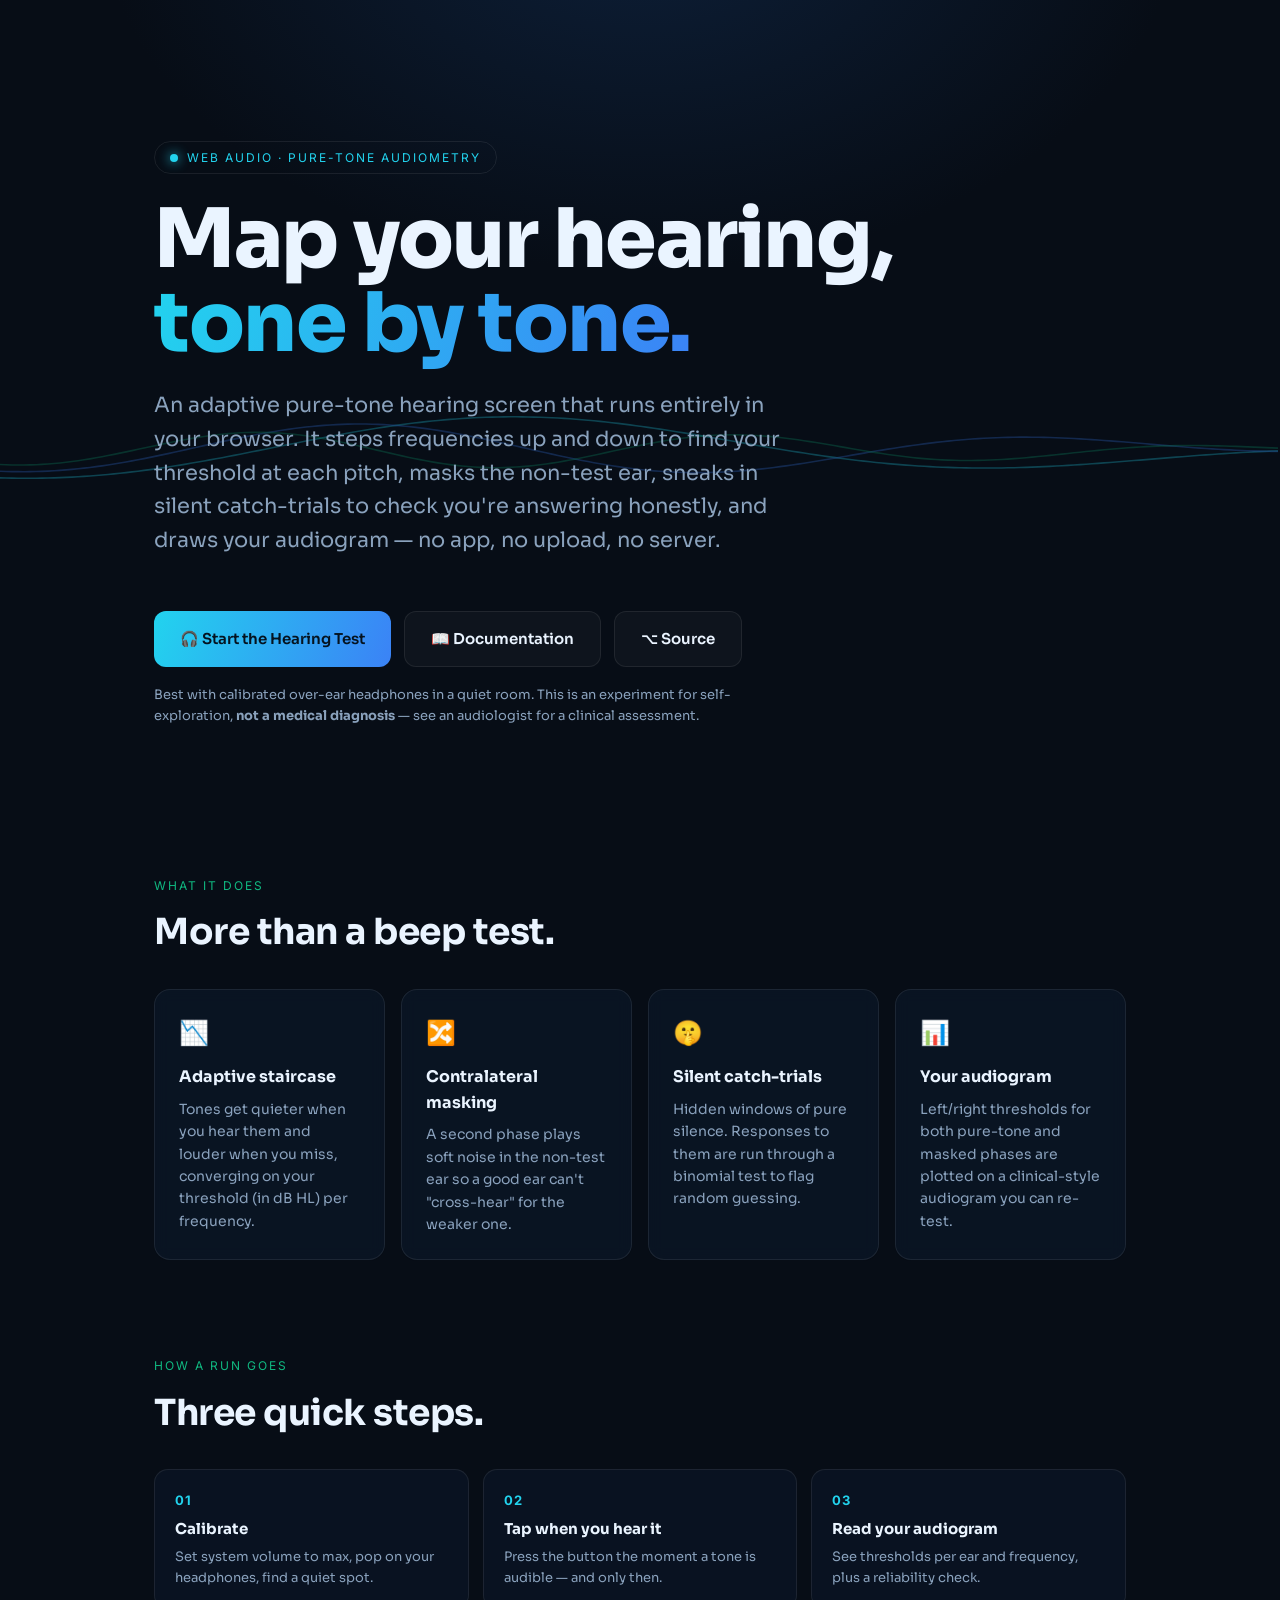
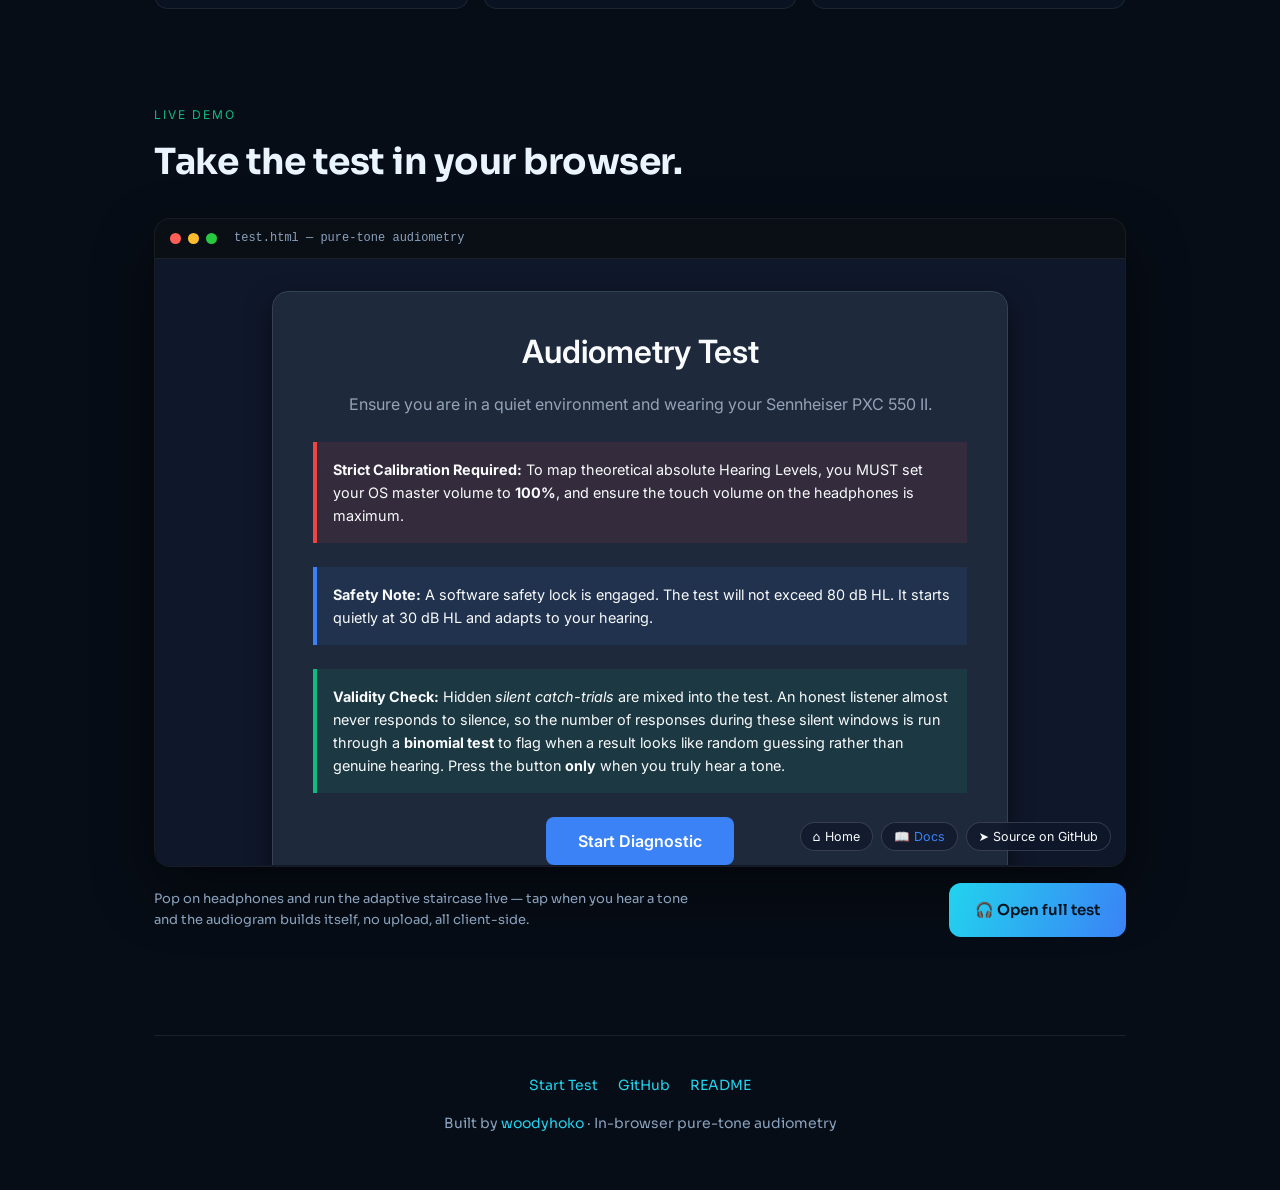
<file: index.html>
<!DOCTYPE html>
<html lang="en">
<head>
<meta charset="UTF-8">
<meta name="viewport" content="width=device-width, initial-scale=1.0">
<title>Pure-Tone Audiometry — In-Browser Hearing Test</title>
<meta name="description" content="An adaptive in-browser pure-tone audiometry test with contralateral masking and a binomial validity check — plots your audiogram entirely client-side via the Web Audio API.">
<link rel="preconnect" href="https://fonts.googleapis.com"><link rel="preconnect" href="https://fonts.gstatic.com" crossorigin>
<link href="https://fonts.googleapis.com/css2?family=Sora:wght@400;600;700;800&family=Inter:wght@400;500;600&display=swap" rel="stylesheet">
<style>
  :root{--bg:#070d16;--ink:#eaf4ff;--muted:#8aa2bd;--cy:#22d3ee;--bl:#3b82f6;--gr:#10b981;--line:rgba(255,255,255,.08)}
  *{box-sizing:border-box;margin:0;padding:0}html{scroll-behavior:smooth}
  body{background:var(--bg);color:var(--ink);font-family:Sora,system-ui,sans-serif;line-height:1.6;overflow-x:hidden}
  a{color:inherit;text-decoration:none}
  .bg{position:fixed;inset:0;z-index:0;background:radial-gradient(900px 600px at 50% -10%,#0d1f38 0,var(--bg) 60%)}
  canvas#wave{position:fixed;inset:0;z-index:1;opacity:.55}
  .wrap{position:relative;z-index:3;max-width:1020px;margin:0 auto;padding:0 24px}
  header{min-height:92vh;display:flex;flex-direction:column;justify-content:center;padding:80px 0 40px}
  .tag{display:inline-flex;align-items:center;gap:9px;font-family:Inter;font-size:12px;letter-spacing:2px;text-transform:uppercase;color:var(--cy);border:1px solid var(--line);border-radius:100px;padding:6px 15px;width:fit-content;margin-bottom:24px}
  .tag .d{width:8px;height:8px;border-radius:50%;background:var(--cy);box-shadow:0 0 12px var(--cy);animation:pp 1.6s infinite}@keyframes pp{50%{opacity:.3;transform:scale(.7)}}
  h1{font-weight:800;font-size:clamp(38px,7vw,82px);line-height:1.02;letter-spacing:-1.5px}
  h1 .hl{background:linear-gradient(110deg,var(--cy),var(--bl));-webkit-background-clip:text;background-clip:text;color:transparent}
  .lede{font-size:clamp(16px,2vw,21px);color:var(--muted);max-width:660px;margin:24px 0}
  .cta{display:flex;flex-wrap:wrap;gap:13px;margin-top:30px}
  .btn{display:inline-flex;align-items:center;gap:9px;padding:15px 26px;border-radius:12px;font-weight:600;font-size:15px;transition:.18s;border:1px solid var(--line)}
  .btn.p{background:linear-gradient(110deg,var(--cy),var(--bl));color:#05131f;border:none}.btn.p:hover{transform:translateY(-3px);box-shadow:0 14px 34px rgba(34,211,238,.35)}
  .btn.g{background:rgba(255,255,255,.03)}.btn.g:hover{border-color:var(--cy);color:var(--cy);transform:translateY(-3px)}
  .note{font-size:13px;color:var(--muted);margin-top:18px;max-width:640px}
  section{padding:48px 0}
  .lbl{font-family:Inter;font-size:12px;letter-spacing:2px;text-transform:uppercase;color:var(--gr);margin-bottom:8px}
  .ttl{font-weight:700;font-size:clamp(23px,3.4vw,36px);margin-bottom:28px;letter-spacing:-.5px}
  .grid{display:grid;grid-template-columns:repeat(auto-fit,minmax(230px,1fr));gap:16px}
  .c{background:rgba(13,25,44,.6);backdrop-filter:blur(8px);border:1px solid var(--line);border-radius:16px;padding:24px;transition:.2s}
  .c:hover{transform:translateY(-4px);border-color:rgba(34,211,238,.45)}
  .c .ic{font-size:24px;margin-bottom:12px}.c h3{font-size:16px;margin-bottom:8px}.c p{font-size:14px;color:var(--muted)}
  .steps{display:grid;grid-template-columns:repeat(auto-fit,minmax(150px,1fr));gap:14px}
  .step{background:rgba(13,25,44,.5);border:1px solid var(--line);border-radius:14px;padding:20px}
  .step .n{font-family:Inter;font-weight:700;color:var(--cy);font-size:13px;letter-spacing:1px}
  .step h4{margin:6px 0 6px;font-size:15px}.step p{font-size:13px;color:var(--muted)}
  footer{border-top:1px solid var(--line);margin-top:50px;padding:38px 0 56px;text-align:center;color:var(--muted);font-size:14px}
  footer a{color:var(--cy)}.fl{display:flex;gap:20px;justify-content:center;flex-wrap:wrap;margin-bottom:16px}
  @media(max-width:640px){
    .wrap{padding:0 18px}
    header{min-height:auto;padding:56px 0 28px}
    .cta{gap:10px}.btn{padding:13px 18px;font-size:14px;flex:1 1 100%;justify-content:center}
    section{padding:34px 0}.c{padding:20px}
    .grid{grid-template-columns:1fr}
  }
  .demo-card{border:1px solid var(--line);border-radius:16px;overflow:hidden;background:rgba(0,0,0,.22);box-shadow:0 24px 60px rgba(0,0,0,.45)}
  .demo-bar{display:flex;align-items:center;gap:7px;padding:10px 15px;border-bottom:1px solid var(--line);background:rgba(255,255,255,.02)}
  .demo-bar i{width:11px;height:11px;border-radius:50%;display:inline-block}
  .demo-bar .t{margin-left:10px;font-size:12px;color:var(--muted);font-family:ui-monospace,Menlo,monospace}
  .demo-frame{position:relative;width:100%;aspect-ratio:16/10;background:#0f172a}
  .demo-frame iframe{position:absolute;inset:0;width:100%;height:100%;border:0;display:block}
  .demo-cap{display:flex;flex-wrap:wrap;gap:12px;align-items:center;justify-content:space-between;margin-top:16px}
  .demo-cap p{font-size:13px;color:var(--muted);max-width:560px}
  @media(max-width:640px){.demo-frame{aspect-ratio:3/4}}
</style></head>
<body>
<div class="bg"></div><canvas id="wave"></canvas>
<div class="wrap">
  <header>
    <span class="tag"><span class="d"></span>Web Audio · Pure-Tone Audiometry</span>
    <h1>Map your hearing,<br><span class="hl">tone by tone.</span></h1>
    <p class="lede">An adaptive pure-tone hearing screen that runs entirely in your browser. It steps frequencies up and down to find your threshold at each pitch, masks the non-test ear, sneaks in silent catch-trials to check you're answering honestly, and draws your audiogram — no app, no upload, no server.</p>
    <div class="cta">
      <a class="btn p" href="test.html">🎧 Start the Hearing Test</a>
      <a class="btn g" href="docs.html">📖 Documentation</a>
      <a class="btn g" href="https://github.com/woodyhoko/hearing_test">⌥ Source</a>
    </div>
    <p class="note">Best with calibrated over-ear headphones in a quiet room. This is an experiment for self-exploration, <b>not a medical diagnosis</b> — see an audiologist for a clinical assessment.</p>
  </header>

  <section>
    <div class="lbl">what it does</div>
    <div class="ttl">More than a beep test.</div>
    <div class="grid">
      <div class="c"><div class="ic">📉</div><h3>Adaptive staircase</h3><p>Tones get quieter when you hear them and louder when you miss, converging on your threshold (in dB HL) per frequency.</p></div>
      <div class="c"><div class="ic">🔀</div><h3>Contralateral masking</h3><p>A second phase plays soft noise in the non-test ear so a good ear can't "cross-hear" for the weaker one.</p></div>
      <div class="c"><div class="ic">🤫</div><h3>Silent catch-trials</h3><p>Hidden windows of pure silence. Responses to them are run through a binomial test to flag random guessing.</p></div>
      <div class="c"><div class="ic">📊</div><h3>Your audiogram</h3><p>Left/right thresholds for both pure-tone and masked phases are plotted on a clinical-style audiogram you can re-test.</p></div>
    </div>
  </section>

  <section>
    <div class="lbl">how a run goes</div>
    <div class="ttl">Three quick steps.</div>
    <div class="steps">
      <div class="step"><div class="n">01</div><h4>Calibrate</h4><p>Set system volume to max, pop on your headphones, find a quiet spot.</p></div>
      <div class="step"><div class="n">02</div><h4>Tap when you hear it</h4><p>Press the button the moment a tone is audible — and only then.</p></div>
      <div class="step"><div class="n">03</div><h4>Read your audiogram</h4><p>See thresholds per ear and frequency, plus a reliability check.</p></div>
    </div>
  </section>

  <section>
    <div class="lbl">live demo</div>
    <div class="ttl">Take the test in your browser.</div>
    <div class="demo-card">
      <div class="demo-bar"><i style="background:#ff5f56"></i><i style="background:#ffbd2e"></i><i style="background:#27c93f"></i><span class="t">test.html — pure-tone audiometry</span></div>
      <div class="demo-frame"><iframe src="test.html" loading="lazy" title="In-browser pure-tone audiometry test"></iframe></div>
    </div>
    <div class="demo-cap">
      <p>Pop on headphones and run the adaptive staircase live — tap when you hear a tone and the audiogram builds itself, no upload, all client-side.</p>
      <a class="btn p" href="test.html">🎧 Open full test</a>
    </div>
  </section>

  <footer>
    <div class="fl"><a href="test.html">Start Test</a><a href="https://github.com/woodyhoko/hearing_test">GitHub</a><a href="docs.html">README</a></div>
    Built by <a href="https://github.com/woodyhoko">woodyhoko</a> · In-browser pure-tone audiometry
  </footer>
</div>
<script>
  // Animated stacked sine waves — a quiet "sound" backdrop.
  const cv=document.getElementById('wave'),x=cv.getContext('2d');let W,H,t=0;
  function rs(){W=cv.width=innerWidth;H=cv.height=innerHeight;}rs();addEventListener('resize',rs);
  const waves=[{a:34,f:.006,s:.018,c:'rgba(34,211,238,.5)',o:0},{a:26,f:.009,s:.026,c:'rgba(59,130,246,.45)',o:2},{a:18,f:.013,s:.034,c:'rgba(16,185,129,.4)',o:4}];
  function draw(){
    x.clearRect(0,0,W,H);
    for(const wv of waves){
      x.beginPath();
      for(let px=0;px<=W;px+=6){
        const y=H*0.5+Math.sin(px*wv.f+t*wv.s*30+wv.o)*wv.a*Math.sin(px*0.0016+t*0.01);
        px?x.lineTo(px,y):x.moveTo(px,y);
      }
      x.strokeStyle=wv.c;x.lineWidth=1.6;x.stroke();
    }
    t+=1;requestAnimationFrame(draw);
  }
  draw();
</script>
</body>
</html>
</file>
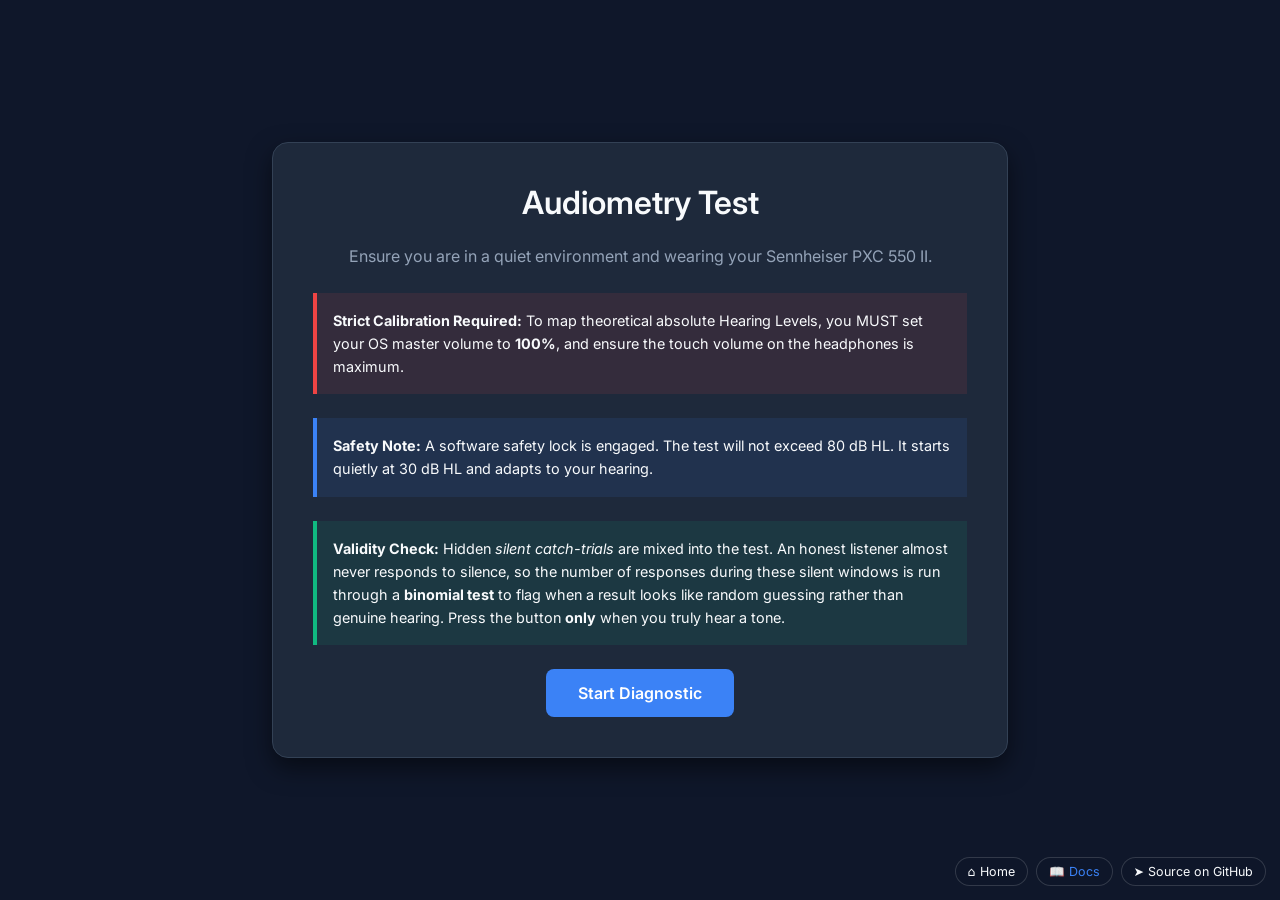
<file: test.html>
<!DOCTYPE html>
<html lang="en">
<head>
    <meta charset="UTF-8">
    <meta name="viewport" content="width=device-width, initial-scale=1.0">
    <title>Audiometry Test — Run the Diagnostic</title>
    <link rel="stylesheet" href="style.css">
    <link href="https://fonts.googleapis.com/css2?family=Inter:wght@400;500;600;700&display=swap" rel="stylesheet">
</head>
<body>
    <div id="app">
        <!-- Home Screen -->
        <div id="home-screen" class="screen active">
            <div class="card">
                <h1>Audiometry Test</h1>
                <p>Ensure you are in a quiet environment and wearing your Sennheiser PXC 550 II.</p>
                <div class="warning-box">
                    <p><strong>Strict Calibration Required:</strong> To map theoretical absolute Hearing Levels, you MUST set your OS master volume to <strong>100%</strong>, and ensure the touch volume on the headphones is maximum.</p>
                </div>
                <div class="warning-box" style="background-color: rgba(59, 130, 246, 0.1); border-color: var(--primary);">
                    <p><strong>Safety Note:</strong> A software safety lock is engaged. The test will not exceed 80 dB HL. It starts quietly at 30 dB HL and adapts to your hearing.</p>
                </div>
                <div class="warning-box" style="background-color: rgba(16, 185, 129, 0.1); border-color: #10b981;">
                    <p><strong>Validity Check:</strong> Hidden <em>silent catch-trials</em> are mixed into the test. An honest listener almost never responds to silence, so the number of responses during these silent windows is run through a <strong>binomial test</strong> to flag when a result looks like random guessing rather than genuine hearing. Press the button <strong>only</strong> when you truly hear a tone.</p>
                </div>
                <button id="btn-start" class="btn primary">Start Diagnostic</button>
            </div>
        </div>

        <!-- Testing Screen -->
        <div id="test-screen" class="screen">
            <div class="test-header">
                <h2>Diagnostic in Progress</h2>
                <div class="status-container">
                    <div class="info-pill">Phase: <span id="test-phase">Pure Tone</span> (<span id="test-phase-out-of">1/2</span>)</div>
                    <div class="info-pill">Progress: <span id="test-progress">0%</span></div>
                </div>
            </div>

            <div class="card test-card">
                <div class="instruction-box">
                    <p>Press the button <strong>ONLY</strong> when you hear a tone.</p>
                    <p class="secondary-info">(You may hear soft static noise in one ear during Phase 2; focus on the beeps)</p>
                </div>

                <div id="warning-message" class="warning-message hidden">
                    Please press the button only when you hear the tone.
                </div>

                <button id="btn-respond" class="btn huge pulse">I Hear It</button>
            </div>
        </div>

        <!-- Results Screen -->
        <div id="results-screen" class="screen">
            <div class="card results-card">
                <h2>Your Audiogram</h2>
                <p class="subtitle">Relative Hearing Thresholds (Lower numbers = better hearing)</p>

                <div id="reliability-report" class="reliability"></div>

                <div class="graph-container">
                    <canvas id="audiogram" width="700" height="400"></canvas>
                </div>

                <div class="legend">
                    <div class="legend-item"><span class="swatch blue">X</span> Left Ear (Pure Tone)</div>
                    <div class="legend-item"><span class="swatch red">O</span> Right Ear (Pure Tone)</div>
                    <div class="legend-item"><span class="swatch blue dashed">---</span> Left (Masked)</div>
                    <div class="legend-item"><span class="swatch red dashed">---</span> Right (Masked)</div>
                </div>

                <button id="btn-restart" class="btn secondary">Retest</button>
            </div>
        </div>
    </div>

    <script src="app.js"></script>
    <!-- home + documentation + source links -->
    <div style="position:fixed;bottom:14px;right:14px;z-index:9999;display:flex;gap:8px;font-family:'Inter',system-ui,sans-serif;font-size:12.5px">
      <a href="index.html" style="background:rgba(15,23,42,.7);color:#f8fafc;border:1px solid rgba(255,255,255,.15);padding:6px 12px;border-radius:999px;text-decoration:none;backdrop-filter:blur(6px)">⌂ Home</a>
      <a href="docs.html" style="background:rgba(15,23,42,.7);color:#3b82f6;border:1px solid rgba(255,255,255,.15);padding:6px 12px;border-radius:999px;text-decoration:none;backdrop-filter:blur(6px)">📖 Docs</a>
      <a href="https://github.com/woodyhoko/hearing_test" target="_blank" rel="noopener" style="background:rgba(15,23,42,.7);color:#f8fafc;border:1px solid rgba(255,255,255,.15);padding:6px 12px;border-radius:999px;text-decoration:none;backdrop-filter:blur(6px)">➤ Source on GitHub</a>
    </div>
</body>
</html>
</file>
<file: style.css>
:root {
    --bg-color: #0f172a;
    --card-bg: #1e293b;
    --text-main: #f8fafc;
    --text-muted: #94a3b8;
    --primary: #3b82f6;
    --primary-hover: #2563eb;
    --success: #10b981;
    --success-hover: #059669;
    --warning: #ef4444;
    --border: #334155;
    
    --left-ear: #3b82f6;
    --right-ear: #ef4444;
}

body {
    margin: 0;
    padding: 0;
    font-family: 'Inter', sans-serif;
    background-color: var(--bg-color);
    color: var(--text-main);
    display: flex;
    justify-content: center;
    align-items: center;
    min-height: 100vh;
}

#app {
    width: 100%;
    max-width: 800px;
    padding: 2rem;
    box-sizing: border-box;
}

.screen {
    display: none;
    flex-direction: column;
    align-items: center;
    text-align: center;
    animation: fadeIn 0.4s ease-out;
}

.screen.active {
    display: flex;
}

@keyframes fadeIn {
    from { opacity: 0; transform: translateY(10px); }
    to { opacity: 1; transform: translateY(0); }
}

h1, h2 {
    margin-top: 0;
    font-weight: 600;
}

.subtitle {
    color: var(--text-muted);
    margin-top: -10px;
    margin-bottom: 20px;
}

p {
    line-height: 1.6;
    color: var(--text-muted);
}

.card {
    background-color: var(--card-bg);
    padding: 2.5rem;
    border-radius: 1rem;
    border: 1px solid var(--border);
    box-shadow: 0 10px 25px rgba(0,0,0,0.5);
    width: 100%;
    box-sizing: border-box;
}

.warning-box {
    background-color: rgba(239, 68, 68, 0.1);
    border-left: 4px solid var(--warning);
    padding: 1rem;
    margin: 1.5rem 0;
    text-align: left;
}

.warning-box p {
    color: var(--text-main);
    margin: 0;
    font-size: 0.9rem;
}

.btn {
    border: none;
    border-radius: 0.5rem;
    font-family: inherit;
    font-weight: 600;
    font-size: 1rem;
    cursor: pointer;
    transition: all 0.2s;
    display: inline-flex;
    align-items: center;
    justify-content: center;
}

.btn.primary {
    background-color: var(--primary);
    color: white;
    padding: 0.875rem 2rem;
}

.btn.primary:hover {
    background-color: var(--primary-hover);
    transform: translateY(-2px);
}

.btn.secondary {
    background-color: transparent;
    color: var(--text-main);
    border: 1px solid var(--border);
    padding: 0.875rem 2rem;
}

.btn.secondary:hover {
    background-color: var(--border);
}

.btn.huge {
    background-color: var(--success);
    color: white;
    padding: 2rem 4rem;
    font-size: 1.5rem;
    border-radius: 1rem;
    width: 100%;
    max-width: 400px;
    box-shadow: 0 4px 15px rgba(16, 185, 129, 0.3);
}

.btn.huge:hover {
    background-color: var(--success-hover);
    transform: scale(1.02);
}

.btn.huge:active {
    transform: scale(0.98);
}

.test-header {
    width: 100%;
    margin-bottom: 2rem;
}

.status-container {
    display: flex;
    justify-content: center;
    gap: 1rem;
    margin-top: 1rem;
}

.info-pill {
    background-color: var(--card-bg);
    border: 1px solid var(--border);
    padding: 0.5rem 1rem;
    border-radius: 2rem;
    font-size: 0.875rem;
    font-weight: 500;
}

.instruction-box {
    margin-bottom: 2rem;
}

.instruction-box p {
    color: var(--text-main);
    font-size: 1.125rem;
}

.secondary-info {
    font-size: 0.875rem !important;
    color: var(--text-muted) !important;
    margin-top: 0.5rem !important;
}

.warning-message {
    color: var(--warning);
    font-weight: 500;
    margin-bottom: 1rem;
    min-height: 24px;
}

.warning-message.hidden {
    visibility: hidden;
}

/* Reliability / random-guessing report */
.reliability {
    text-align: left;
    border-radius: 0.5rem;
    padding: 1rem 1.25rem;
    margin-bottom: 1.75rem;
    border: 1px solid var(--border);
    border-left-width: 4px;
}

.reliability:empty {
    display: none;
}

.reliability .rel-head {
    display: flex;
    align-items: center;
    gap: 0.6rem;
    font-weight: 600;
    font-size: 1.05rem;
    color: var(--text-main);
}

.reliability .rel-icon {
    font-size: 1.25rem;
    line-height: 1;
}

.reliability .rel-note {
    margin: 0.5rem 0 0;
    font-size: 0.9rem;
    color: var(--text-main);
}

.reliability .rel-stats {
    display: flex;
    flex-direction: column;
    gap: 0.25rem;
    margin-top: 0.75rem;
    padding-top: 0.75rem;
    border-top: 1px solid var(--border);
    font-size: 0.825rem;
    color: var(--text-muted);
}

.reliability.rel-good { border-left-color: var(--success); background-color: rgba(16, 185, 129, 0.08); }
.reliability.rel-good .rel-icon { color: var(--success); }
.reliability.rel-warn { border-left-color: #f59e0b; background-color: rgba(245, 158, 11, 0.08); }
.reliability.rel-warn .rel-icon { color: #f59e0b; }
.reliability.rel-bad  { border-left-color: var(--warning); background-color: rgba(239, 68, 68, 0.08); }
.reliability.rel-bad .rel-icon { color: var(--warning); }

/* Results */
.graph-container {
    background-color: white;
    border-radius: 0.5rem;
    padding: 1rem;
    margin-bottom: 2rem;
    overflow-x: auto;
}

.legend {
    display: flex;
    justify-content: center;
    flex-wrap: wrap;
    gap: 1.5rem;
    margin-bottom: 2rem;
}

.legend-item {
    display: flex;
    align-items: center;
    font-size: 0.875rem;
}

.swatch {
    font-weight: bold;
    margin-right: 0.5rem;
    font-size: 1.2rem;
}

.swatch.blue { color: var(--left-ear); }
.swatch.red { color: var(--right-ear); }
.swatch.dashed { letter-spacing: -2px; font-weight: normal; font-size: 1rem; }
</file>
